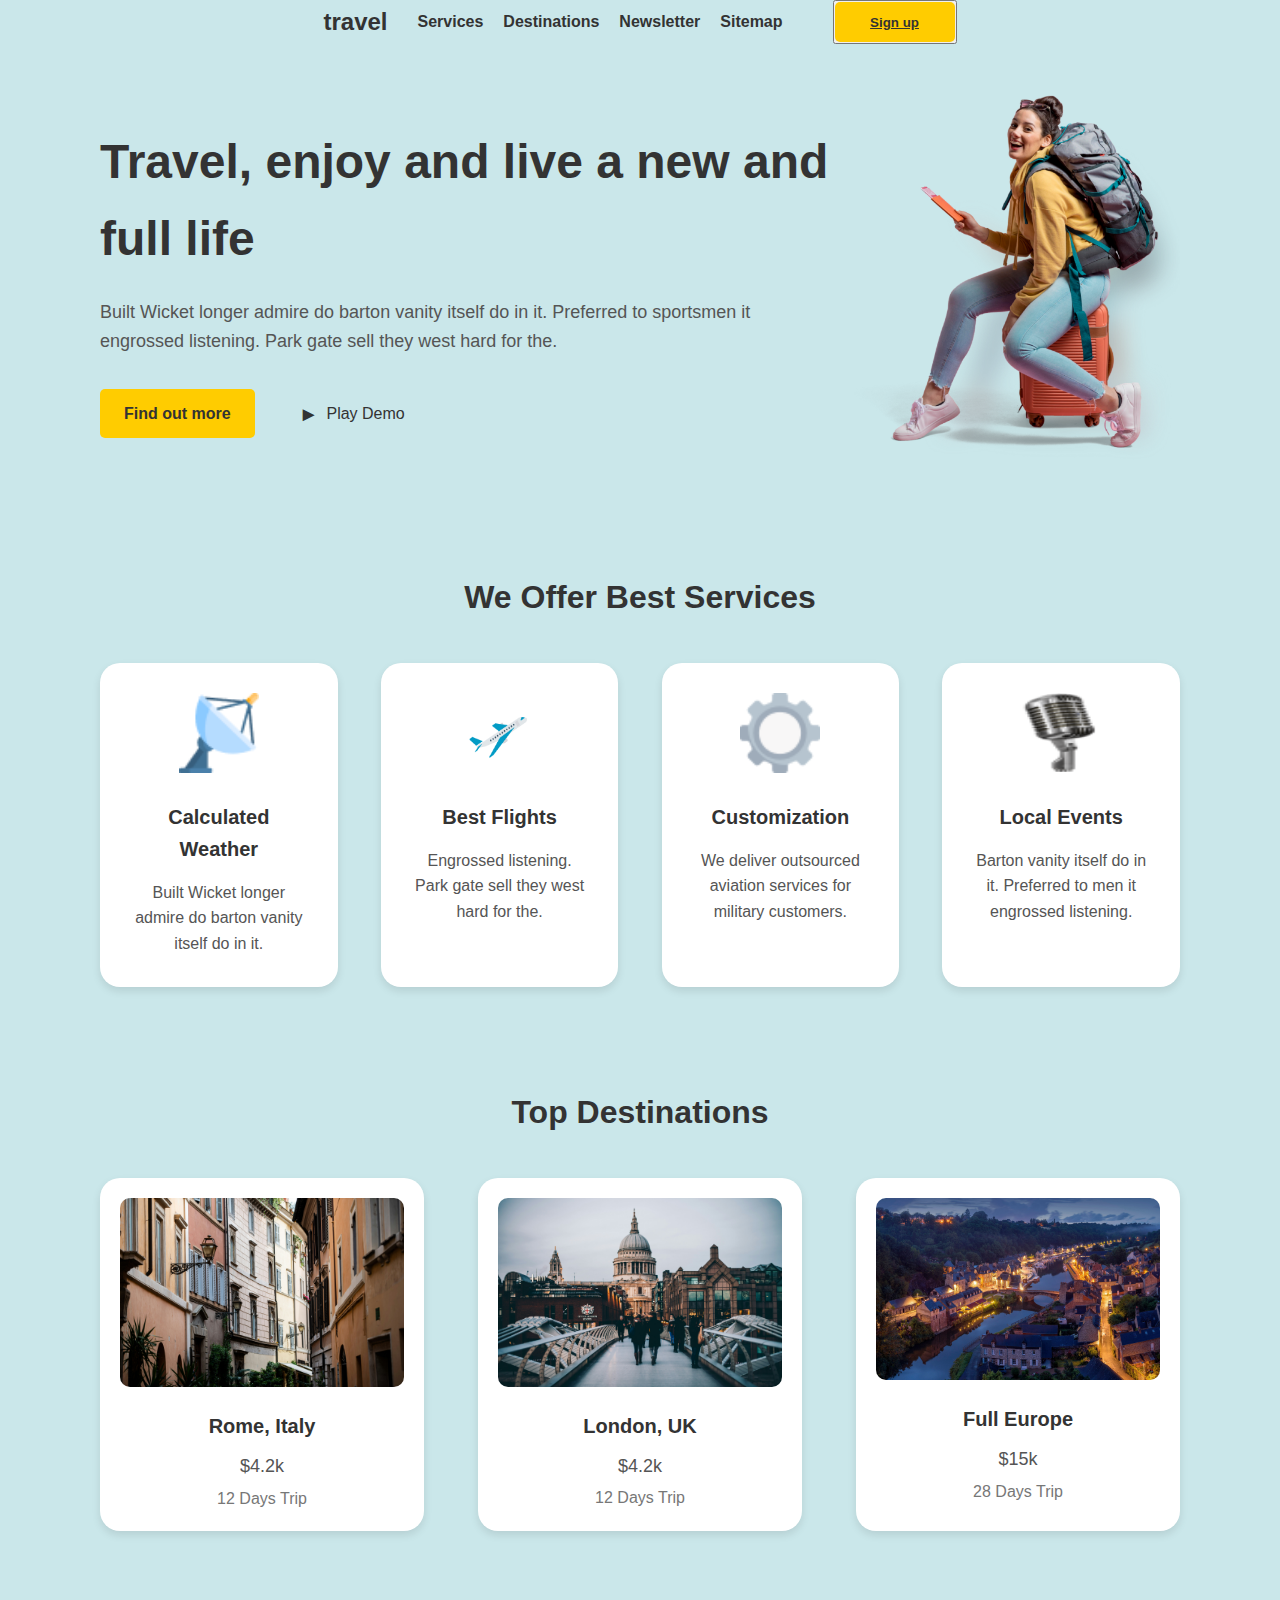
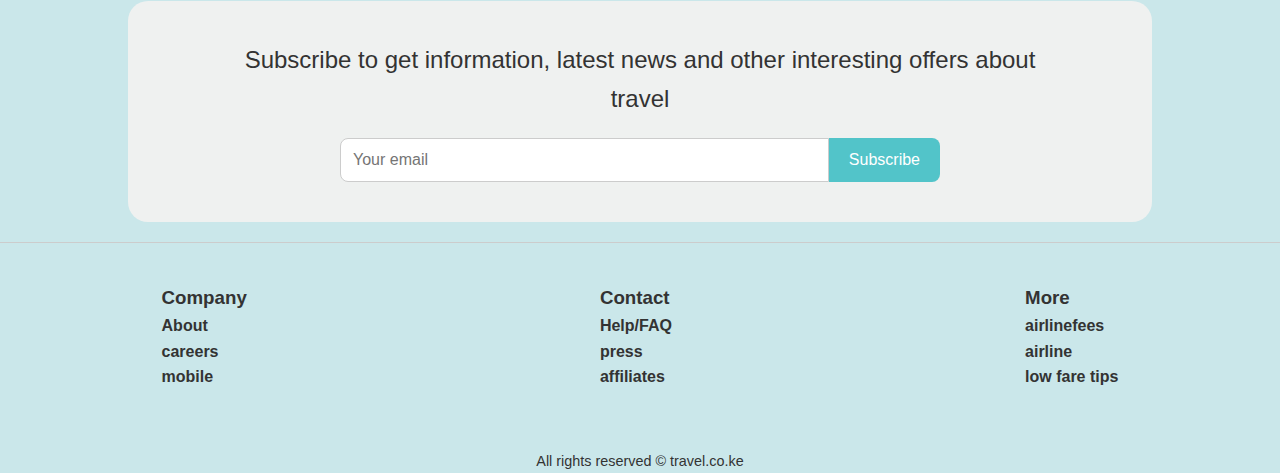
<file: index.html>
<!DOCTYPE html>
<html lang="en">
<head>
    <meta charset="UTF-8">
    <meta name="viewport" content="width=device-width, initial-scale=1.0">
    <title>Travel Website</title>
    <link rel="stylesheet" href="styles.css">
</head>
<body>
    <header>
        <nav>
            <div class="logo">travel</div>
            <ul class="nav-links">
                <li><a href="#services">Services</a></li>
                <li><a href="#destinations">Destinations</a></li>
                <li><a href="#news">Newsletter</a></li>
                <li><a href="#">Sitemap</a></li>
            </ul>
          <button>  <a href="signup.html" class="signup-btn">Sign up</a> </button>
        </nav>
    </header>

    <section class="hero">
        <div class="hero-text">
            <h1>Travel, enjoy and live a new and full life</h1>
            <p>Built Wicket longer admire do barton vanity itself do in it. Preferred to sportsmen it engrossed listening. Park gate sell they west hard for the.</p>
            <div class="second-buttons">
                <a href="#" class="find-out-btn">Find out more</a>
                <a href="#" class="play-demo-btn"><span>&#9658;</span> Play Demo</a>
            </div>
        </div>
        <div class="hero-image">
            <img src="lady.png" alt="Backpacker">
        </div>
    </section>
    <section class="services" id="services">
    <h2 class="category-title">We Offer Best Services</h2>
    <div class="service-cards">
        <div class="card">
            <img src="mast.png" alt="weather">
            <h3>Calculated Weather</h3>
            <p>Built Wicket longer admire do barton vanity itself do in it.</p>
        </div>
        <div class="card">
            <img src="plane.png" alt="Flights">
            <h3>Best Flights</h3>
            <p>Engrossed listening. Park gate sell they west hard for the.</p>
        </div>
        <div class="card">
            <img src="setting.png" alt="gear">
            <h3>Customization</h3>
            <p>We deliver outsourced aviation services for military customers.</p>
        </div>
        <div class="card">
            <img src="mic.png" alt="Local Events">
            <h3>Local Events</h3>
            <p>Barton vanity itself do in it. Preferred to men it engrossed listening.</p>
        </div>
    </div>
</section>
<section class="top-destinations" id="destinations">
    <h2 class="category-title">Top Destinations</h2>
    <div class="destination-cards">
        <div class="card">
            <img src="rome.jpg" alt="Rome">
            <h3>Rome, Italy</h3>
            <p class="price">$4.2k</p>
            <p class="days">12 Days Trip</p>
        </div>
        <div class="card">
            <img src="london.jpg" alt="London">
            <h3>London, UK</h3>
            <p class="price">$4.2k</p>
            <p class="days">12 Days Trip</p>
        </div>
        <div class="card">
            <img src="yurop.jpg" alt="Full Europe">
            <h3>Full Europe</h3>
            <p class="price">$15k</p>
            <p class="days">28 Days Trip</p>
        </div>
    </div>
</section>
 <section class="newsletter-section" id="news">
        <div class="newsletter-container">
            <h2>Subscribe to get information, latest news and other interesting offers about travel</h2>
            <form action="#" method="post" class="newsletter-form">
                <div class="input-container">
                    <input type="email" placeholder="Your email" required>
                    <button type="submit">Subscribe</button>
                </div>
            </form>
        </div>
    </section>
  <section>
   <nav class="footer-links">
            <article>
                <h3>Company</h3>
                <ul>
                   <h4>About</h4>
                    <h4>careers</h4>
                  <h4>mobile</h4>
                </ul>
            </article>
            <article>
                <h3>Contact</h3>
                <ul>
                    <h4>Help/FAQ</h4>
                  <h4>press</h4>
                   <h4>affiliates</h4>
                </ul>
            </article>
            <article>
                <h3>More</h3>
                <ul>
                 <h4>airlinefees</h4>
                    <h4>airline</h4>
                    <h4>low fare tips</h4>
                </ul>
            </article>
        </nav>
        <p class="footer-bottom">All rights reserved &copy; travel.co.ke</p>
      
        
</body>
</html>
</file>
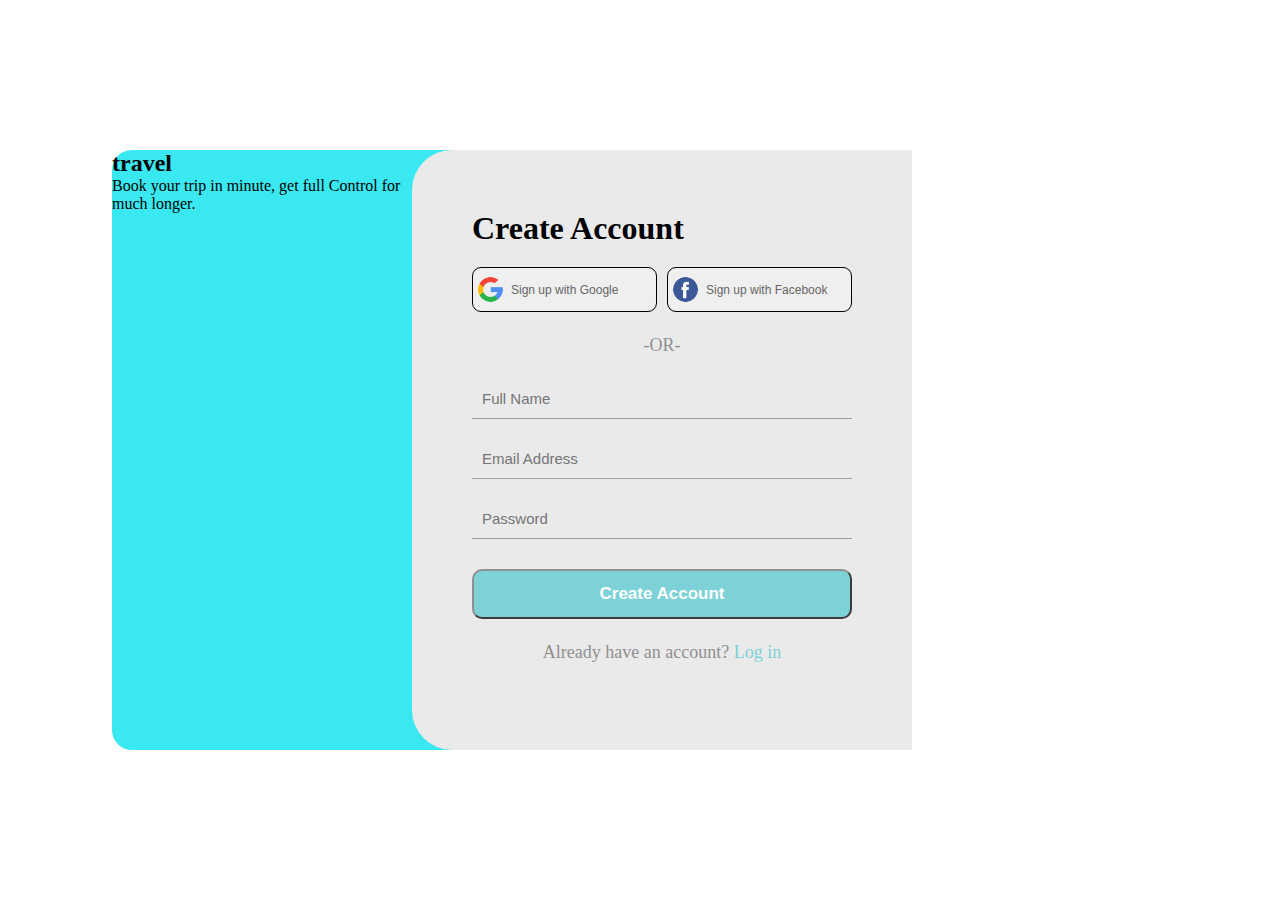
<file: signup.html>
<!DOCTYPE html>
<html lang="en">
  <head>
    <meta charset="UTF-8" />
    <meta name="viewport" content="width=device-width, initial-scale=1.0" />
    <title>signup</title>
  </head>
  <link rel="stylesheet" href="sign.css" />
  <body>
    <div class="container">
      <div class="trave-hero">
        <h2>travel</h2>
        <p>Book your trip in minute, get full Control for much longer.</p>
      </div>
      <div class="Account">
        <h1>Create Account</h1>
        <div class="sign">
          <button>
            <img src="./assets/search 1.png" alt="google-image" />
            <p>Sign up with Google</p></button
          ><button>
            <img src="./assets/facebook 1.png" alt="face-book-img" />
            <p>Sign up with Facebook</p>
          </button>
        </div>
        <p>-OR-</p>
        <input type="text" placeholder="Full Name "><input type="text" placeholder="Email Address"><input type="text" placeholder="Password">
        <button class="btn">Create Account</button>
        <p>
            Already have an account? <span class="log">Log in</span>
        </p>
      </div>
    </div>
  </body>
</html>
</file>
<file: sign.css>
* {
    padding: 0;
    margin: 0;
    box-sizing: border-box;
  }
  
  body {
    /* background-color: aquamarine; */
    height: 100vh;
    width: 80%;
    display: flex;
    align-items: center;
    justify-content: center;
  }
  
  .container {
    width: 800px;
    height: 600px;
    display: flex;
    /* align-items: center; */
    gap: 0;
    background-color: #39e8f1;
    border-radius: 20px;
  }
  
  .travel-hero {
    background-color: transparent;
    width: 300px;
    padding: 30px;
    display: flex;
    flex-direction: column;
    gap: 30px;
    align-items: flex-start;
    justify-content: flex-start;
    
  }
  
  .travel h2 {
    font-size: 32px;
    line-height: 48px;
    font-weight: 600;
    color: #333333;
  }
  
  .travel p {
    font-size: 16px;
    line-height: 20px;
    font-weight: 500;
    color: #5e6282;
  }
  
  .Account {
    border-radius: 40px 0px 0px 40px;
    background-color: #eaeaea;
    width: 500px;
    padding: 60px;
    display: flex;
    flex-direction: column;
    gap: 20px;
  }
  
  .choose-account h1 {
    font-size: 25px;
    font-weight: 600;
    line-height: 38px;
    columns: #333333;
  }
  
  .sign {
    display: flex;
    align-items: center;
    justify-content: flex-start;
    gap: 10px;
  }
  
  .sign button {
    height: 45px;
    width: 200px;
    border-radius: 9px;
    display: flex;
    align-items: center;
    gap: 8px;
    padding: 5px;
    border: 1px solid black;
  }
  
  .sign button img {
    width: 25px;
    height: 25px;
    border-radius: 50%;
  }
  
  .sign button p {
    font-size: 12px;
    line-height: 18px;
    font-weight: 400;
    color: #666666;
  }
  
  .Account p {
    text-align: center;
    font-size: 18px;
    line-height: 27px;
    font-weight: 400;
    color: #909090;
  }
  
  .Account input {
    border-top: none;
    border-left: none;
    border-right: none;
    border-bottom: 1px solid #a0a0a0;
    height: 40px;
    padding-left: 10px;
    font-size: 15px;
    line-height: 22px;
    font-weight: 400;
    background-color: transparent;
    color: #909090;
  }
  
  .Account .btn {
    height: 50px;
    margin-top: 10px;
    background-color: #7cd2d7;
    padding: 126px, 9px, 126px;
    border-radius: 10px;
    border-color: #909090;
    line-height: 20px;
    font-size: 17px;
    font-weight: 700;
    text-align: center;
    color: #ffffff;
  }
   
  .log {
      color: #7CD2D7;
  }
</file>
<file: styles.css>
/* General reset */
* {
    margin: 0;
    padding: 0;
    box-sizing: border-box;
}

body {
    font-family: 'Arial', sans-serif;
    background-color: #cae7ea;
    color: #333;
    line-height: 1.6;
}
header {
    display: flex;
  align-items: center;
  justify-content: space-around
  
}

nav {
    display: flex;
    align-items: center;
    justify-content: space-between;
    gap: 30px;
}

.logo {
    font-size: 24px;
    font-weight: bold;
}

.nav-links {
    display: flex;
  list-style: none;
  align-items: center;
  justify-content: space-between;
  padding: 0;
  margin: 0;
}

.nav-links li {
 
    display: flex;
    list-style: none;
    align-items: center;
    justify-content: space-between;
    padding: 0;
    margin: 0;
    margin-right: 20px;
}

.nav-links li a {
    text-decoration: none;
    color: #333;
    font-weight: bold;
}

.signup-btn {
    display: flex;
    flex-direction: column;
    justify-content: space-around;
    align-items: center;
    height: 40px;
    width: 120px;
    padding: 10px 20px;
    border-radius: 5px;
    background-color: #ffcc00;
    color: #333;
    font-weight: bold;
    
   
}

.hero {
    display: flex;
    justify-content: space-between;
    align-items: center;
    padding: 50px 100px;
    background-color: #cae7ea;
}

.hero-text h1 {
    font-size: 48px;
    font-weight: bold;
    color: #333;
    margin-bottom: 20px;
}

.hero-text p {
    font-size: 18px;
    margin-bottom: 30px;
    color: #555;
}

.second-buttons {
    display: flex;
    align-items: center;
}

.find-out-btn, .play-demo-btn {
    padding: 12px 24px;
    border-radius: 5px;
    text-decoration: none;
    font-size: 16px;
    margin-right: 20px;
}

.find-out-btn {
    background-color: #ffcc00;
    color: #333;
    font-weight: bold;
}

.play-demo-btn {
    background-color: transparent;
    color: #333;
    display: flex;
    align-items: center;
}

.play-demo-btn span {
    margin-right: 8px;
    font-size: 20px;
}

.hero-image img {
    width: 350px;
    height: auto;
}
/* Services Section */
.services {
    text-align: center;
    padding: 50px 100px;
    background-color: #cae7ea;
}

.category-title {
    font-size: 32px;
    font-weight: bold;
    color: #333;
    margin-bottom: 40px;
}

.service-cards {
    display: flex;
    justify-content: space-between;
    flex-wrap: wrap;
}

.card {
    background-color: white;
    border-radius: 20px;
    padding: 30px;
    width: 22%;
    box-shadow: 0 4px 8px rgba(0, 0, 0, 0.1);
    text-align: center;
}

.card img {
    width: 80px;
    height: 80px;
    margin-bottom: 20px;
}

.card h3 {
    font-size: 20px;
    margin-bottom: 15px;
    color: #333;
}

.card p {
    font-size: 16px;
    color: #555;
}
/* Top Destinations Section */
.top-destinations {
    text-align: center;
    padding: 50px 100px;
    background-color: #cae7ea;
}

.top-destinations .category-title {
    font-size: 32px;
    font-weight: bold;
    color: #333;
    margin-bottom: 40px;
}

.destination-cards {
    display: flex;
    justify-content: space-between;
    flex-wrap: wrap;
}

.destination-cards .card {
    background-color: white;
    border-radius: 20px;
    padding: 20px;
    width: 30%;
    box-shadow: 0 4px 8px rgba(0, 0, 0, 0.1);
    text-align: center;
    margin-bottom: 20px;
}

.destination-cards .card img {
    width: 100%;
    height: auto;
    border-radius: 10px;
    margin-bottom: 15px;
}

.destination-cards .card h3 {
    font-size: 20px;
    color: #333;
    margin-bottom: 10px;
}

.destination-cards .card .price {
    font-size: 18px;
    color: #555;
    margin-bottom: 5px;
}

.destination-cards .card .days {
    font-size: 16px;
    color: #777; 
}
body {
    font-family: Arial, sans-serif;
}

.newsletter-section {

    background-color: #eff1f0;
    padding: 40px 0;
    width: 80%;
    margin: 0 auto; 
    text-align: center;
    margin-bottom: 20px;
    height: auto;
    border-radius: 20px;
}

.newsletter-container {
    max-width: 800px;
    margin: 0 auto;
    text-align: center;
}

.newsletter-container h2 {
    font-size: 24px;
    font-weight: 400;
    margin-bottom: 20px;
    color: #333;
}

.newsletter-form {
    display: flex;
    justify-content: center;
    align-items: center;
}

.input-container {
    display: flex;
    width: 100%;
    max-width: 600px;
}

.input-container input {
    width: 100%;
    padding: 12px;
    font-size: 16px;
    border: 1px solid #ccc;
    border-radius: 8px 0 0 8px;
    outline: none;
}

.input-container button {
    padding: 12px 20px;
    font-size: 16px;
    background-color: #52C4C9;
    color: white;
    border: none;
    border-radius: 0 8px 8px 0;
    cursor: pointer;
    transition: background-color 0.3s;
}

.input-container button:hover {
    background-color: #439FA2;
}
.footer-links {
    display: flex;
    justify-content: space-around;
    padding: 40px 0;
    border-top: 1px solid #ccc;
}

footer h3 {
    font-size: 1.2rem;
    margin-bottom: 15px;
}

footer ul {
    list-style: none;
}

footer ul li {
    margin-bottom: 10px;
}

footer ul li a {
    color: #000;
    text-decoration: none;
    font-size: 1rem;
    transition: color 0.3s ease;
}

footer ul li a:hover {
    color: #007B7F;
}

.footer-bottom {
    text-align: center;
    padding-top: 20px;
    font-size: 0.9rem;
}
</file>
